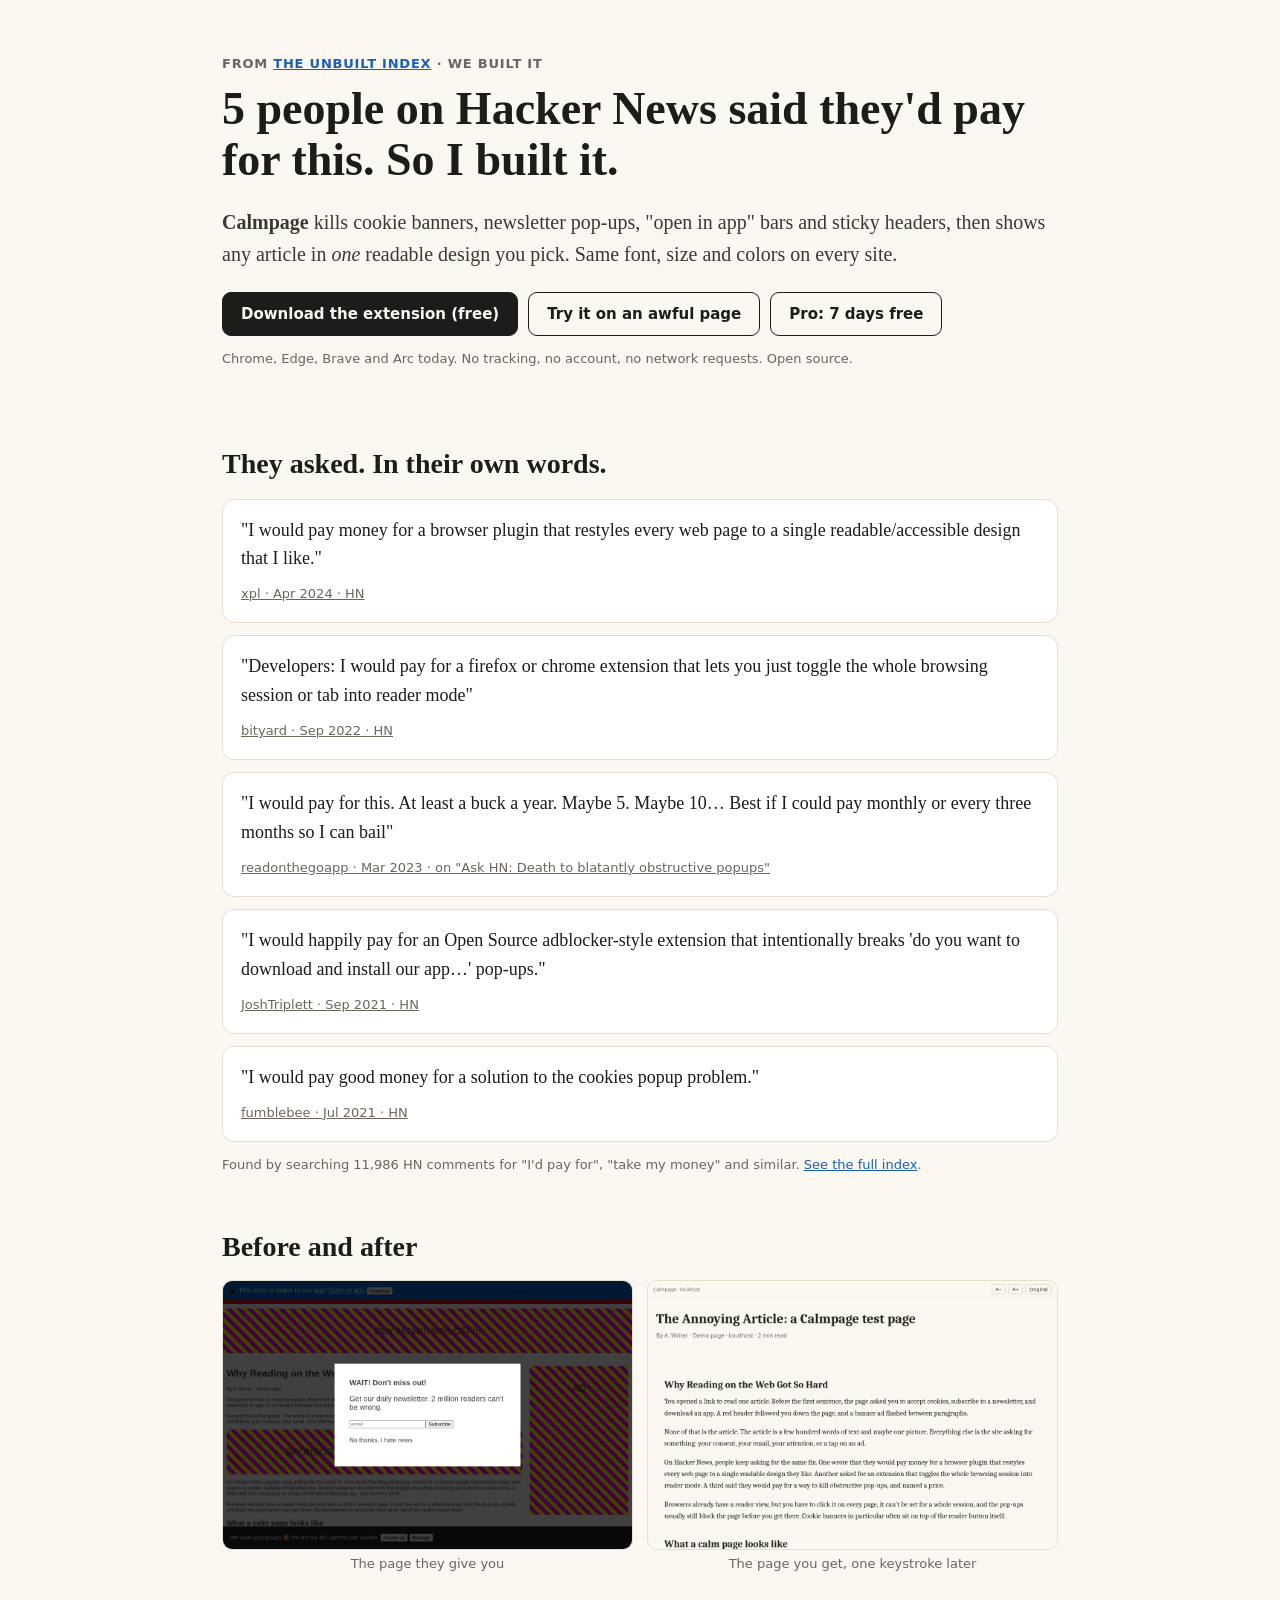
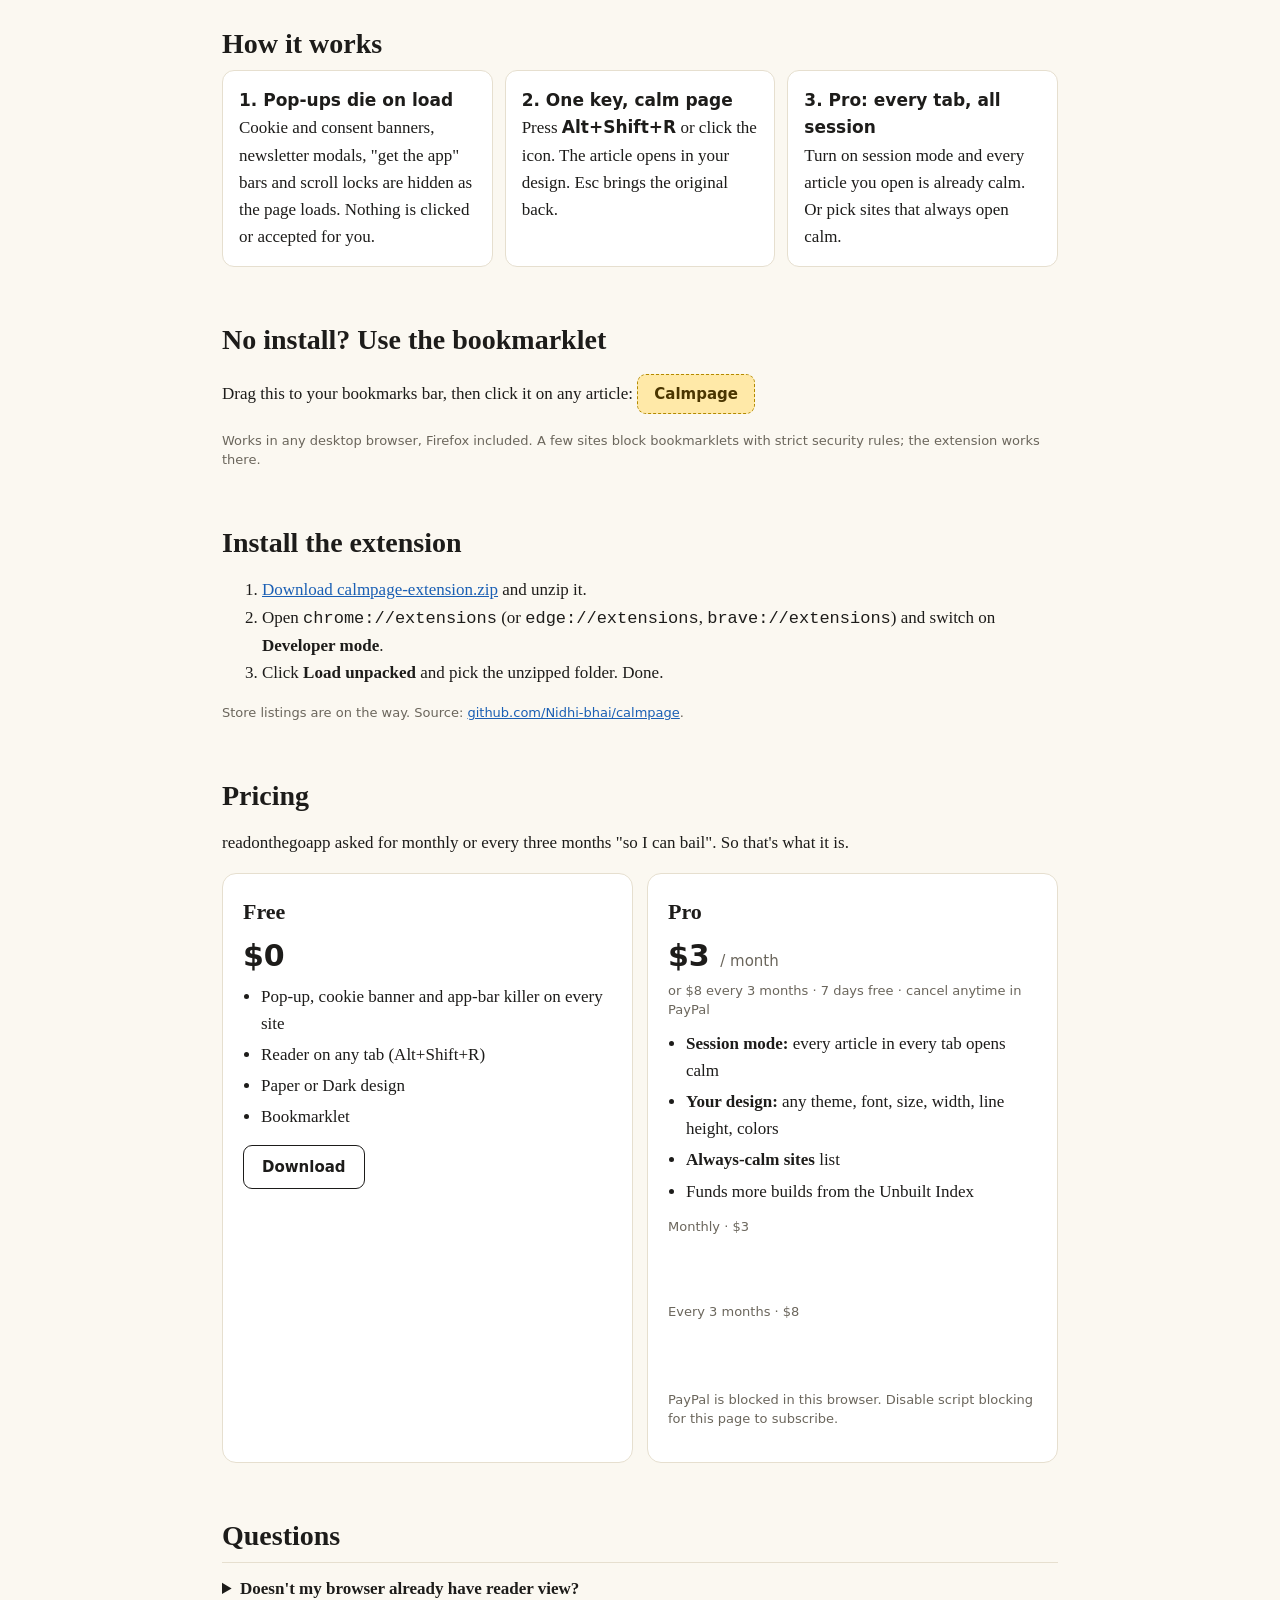
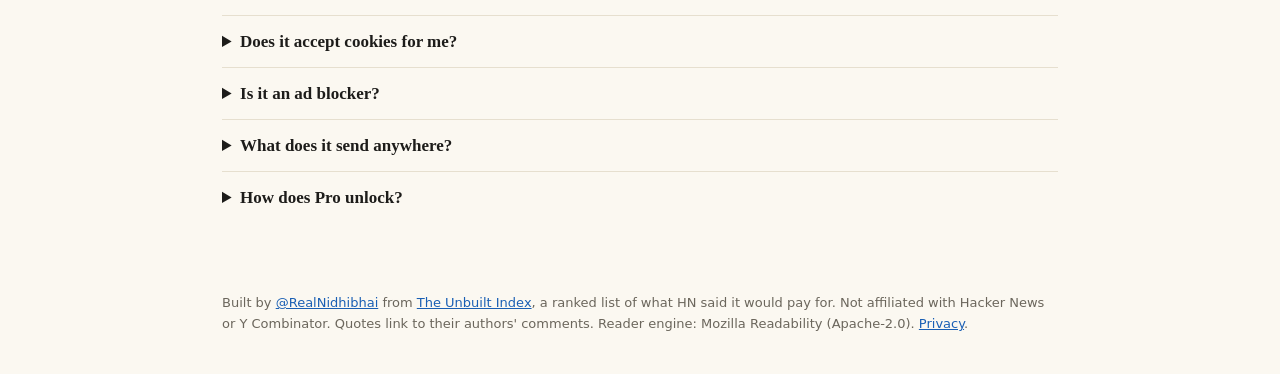
<file: docs/index.html>
<!doctype html><html lang="en"><head><meta charset="utf-8"><meta name="viewport" content="width=device-width,initial-scale=1">
<title>Calmpage: 5 people on HN said they'd pay for this, so I built it</title>
<meta name="description" content="A browser extension that kills cookie banners, newsletter pop-ups and 'open in app' nags, then shows any article in one readable design you pick. Free, with an optional Pro.">
<meta property="og:title" content="Calmpage: one readable design for every website">
<meta property="og:description" content="5 different people on Hacker News said they'd pay for this. So I built it. Free extension + bookmarklet.">
<meta property="og:image" content="https://nidhi-bhai.github.io/calmpage/og.png"><meta name="twitter:card" content="summary_large_image">
<link rel="icon" href="icon.png">
<style>
:root{--bg:#fbf8f1;--fg:#1d1c1a;--mut:#6b665c;--line:#e6dfcf;--acc:#1a5fb4;--card:#fff}
*{box-sizing:border-box}body{margin:0;background:var(--bg);color:var(--fg);font:17px/1.6 Charter,"Iowan Old Style",Georgia,serif}
.w{max-width:880px;margin:0 auto;padding:0 22px}header{padding:56px 0 10px}
.kick{font:600 13px system-ui,sans-serif;letter-spacing:.06em;text-transform:uppercase;color:var(--mut)}
h1{font-size:clamp(30px,5vw,46px);line-height:1.12;margin:.25em 0 .35em}h2{font-size:28px;line-height:1.2;margin:56px 0 10px}
.lede{font-size:20px;color:#3a3833;max-width:42em}
.cta{display:flex;flex-wrap:wrap;gap:10px;margin:22px 0 8px}
.btn{font:600 15px system-ui,sans-serif;text-decoration:none;padding:12px 18px;border-radius:9px;border:1px solid var(--fg);color:var(--fg);background:transparent;cursor:pointer;display:inline-block}
.btn.p{background:var(--fg);color:var(--bg)}.small{font:13px/1.5 system-ui,sans-serif;color:var(--mut)}
.quotes{display:grid;gap:12px;margin-top:18px}
.q{background:var(--card);border:1px solid var(--line);border-radius:12px;padding:16px 18px}
.q p{margin:0 0 6px;font-size:18px}.q a{font:13px system-ui,sans-serif;color:var(--mut)}
.ba{display:grid;grid-template-columns:1fr 1fr;gap:14px;margin-top:16px}.ba figure{margin:0}.ba img{width:100%;border:1px solid var(--line);border-radius:10px;display:block}
.ba figcaption{font:13px system-ui,sans-serif;color:var(--mut);margin-top:6px;text-align:center}
.steps{display:grid;grid-template-columns:repeat(3,1fr);gap:12px}.step{background:var(--card);border:1px solid var(--line);border-radius:12px;padding:16px}
.step b{font-family:system-ui,sans-serif}
.bm{font:600 15px system-ui,sans-serif;background:#ffe9a8;border:1px dashed #b48a00;color:#4a3500;padding:10px 16px;border-radius:9px;text-decoration:none;display:inline-block;cursor:grab}
.plans{display:grid;grid-template-columns:1fr 1fr;gap:14px}.plan{background:var(--card);border:1px solid var(--line);border-radius:14px;padding:20px}
.plan h3{margin:0;font-size:22px}.price{font:700 30px system-ui,sans-serif;margin:8px 0}.price span{font-size:15px;font-weight:400;color:var(--mut)}
.plan ul{padding-left:18px;margin:10px 0 14px}.plan li{margin:4px 0}
.pp{min-height:50px;margin-top:8px}.or{font:13px system-ui,sans-serif;color:var(--mut);margin:12px 0 6px}
details{border-top:1px solid var(--line);padding:12px 0}summary{cursor:pointer;font-weight:600}
footer{margin:70px 0 40px;font:13px/1.6 system-ui,sans-serif;color:var(--mut)}a{color:var(--acc)}
@media(max-width:720px){.ba,.steps,.plans{grid-template-columns:1fr}}
</style></head><body>
<div class="w">
<header>
<div class="kick">From <a href="https://nidhi-bhai.github.io/unbuilt/">The Unbuilt Index</a> · we built it</div>
<h1>5 people on Hacker News said they'd pay for this. So I built it.</h1>
<p class="lede"><b>Calmpage</b> kills cookie banners, newsletter pop-ups, "open in app" bars and sticky headers, then shows any article in <i>one</i> readable design you pick. Same font, size and colors on every site.</p>
<div class="cta"><a class="btn p" href="calmpage-extension.zip" download>Download the extension (free)</a><a class="btn" href="demo.html">Try it on an awful page</a><a class="btn" href="#pricing">Pro: 7 days free</a></div>
<p class="small">Chrome, Edge, Brave and Arc today. No tracking, no account, no network requests. Open source.</p>
</header>

<h2>They asked. In their own words.</h2>
<div class="quotes">
<div class="q"><p>"I would pay money for a browser plugin that restyles every web page to a single readable/accessible design that I like."</p><a href="https://news.ycombinator.com/item?id=40056016">xpl · Apr 2024 · HN</a></div>
<div class="q"><p>"Developers: I would pay for a firefox or chrome extension that lets you just toggle the whole browsing session or tab into reader mode"</p><a href="https://news.ycombinator.com/item?id=32999574">bityard · Sep 2022 · HN</a></div>
<div class="q"><p>"I would pay for this. At least a buck a year. Maybe 5. Maybe 10… Best if I could pay monthly or every three months so I can bail"</p><a href="https://news.ycombinator.com/item?id=35228158">readonthegoapp · Mar 2023 · on "Ask HN: Death to blatantly obstructive popups"</a></div>
<div class="q"><p>"I would happily pay for an Open Source adblocker-style extension that intentionally breaks 'do you want to download and install our app…' pop-ups."</p><a href="https://news.ycombinator.com/item?id=28679004">JoshTriplett · Sep 2021 · HN</a></div>
<div class="q"><p>"I would pay good money for a solution to the cookies popup problem."</p><a href="https://news.ycombinator.com/item?id=27769985">fumblebee · Jul 2021 · HN</a></div>
</div>
<p class="small">Found by searching 11,986 HN comments for "I'd pay for", "take my money" and similar. <a href="https://nidhi-bhai.github.io/unbuilt/">See the full index</a>.</p>

<h2>Before and after</h2>
<div class="ba"><figure><img src="before.png" alt="A news page covered by a cookie banner, a newsletter modal, an app bar and ads"><figcaption>The page they give you</figcaption></figure>
<figure><img src="after.png" alt="The same article in a clean single-column design"><figcaption>The page you get, one keystroke later</figcaption></figure></div>

<h2>How it works</h2>
<div class="steps">
<div class="step"><b>1. Pop-ups die on load</b><br>Cookie and consent banners, newsletter modals, "get the app" bars and scroll locks are hidden as the page loads. Nothing is clicked or accepted for you.</div>
<div class="step"><b>2. One key, calm page</b><br>Press <b>Alt+Shift+R</b> or click the icon. The article opens in your design. Esc brings the original back.</div>
<div class="step"><b>3. Pro: every tab, all session</b><br>Turn on session mode and every article you open is already calm. Or pick sites that always open calm.</div>
</div>

<h2>No install? Use the bookmarklet</h2>
<p>Drag this to your bookmarks bar, then click it on any article: <a class="bm" id="bm" href="#" title="Drag me to your bookmarks bar">Calmpage</a></p>
<p class="small">Works in any desktop browser, Firefox included. A few sites block bookmarklets with strict security rules; the extension works there.</p>

<h2>Install the extension</h2>
<ol>
<li><a href="calmpage-extension.zip" download>Download calmpage-extension.zip</a> and unzip it.</li>
<li>Open <code>chrome://extensions</code> (or <code>edge://extensions</code>, <code>brave://extensions</code>) and switch on <b>Developer mode</b>.</li>
<li>Click <b>Load unpacked</b> and pick the unzipped folder. Done.</li>
</ol>
<p class="small">Store listings are on the way. Source: <a href="https://github.com/Nidhi-bhai/calmpage">github.com/Nidhi-bhai/calmpage</a>.</p>

<h2 id="pricing">Pricing</h2>
<p>readonthegoapp asked for monthly or every three months "so I can bail". So that's what it is.</p>
<div class="plans">
<div class="plan"><h3>Free</h3><div class="price">$0</div>
<ul><li>Pop-up, cookie banner and app-bar killer on every site</li><li>Reader on any tab (Alt+Shift+R)</li><li>Paper or Dark design</li><li>Bookmarklet</li></ul>
<a class="btn" href="calmpage-extension.zip" download>Download</a></div>
<div class="plan"><h3>Pro</h3><div class="price">$3 <span>/ month</span></div><div class="small">or $8 every 3 months · 7 days free · cancel anytime in PayPal</div>
<ul><li><b>Session mode:</b> every article in every tab opens calm</li><li><b>Your design:</b> any theme, font, size, width, line height, colors</li><li><b>Always-calm sites</b> list</li><li>Funds more builds from the Unbuilt Index</li></ul>
<div class="or">Monthly · $3</div><div class="pp" id="pp-month"></div>
<div class="or">Every 3 months · $8</div><div class="pp" id="pp-quarter"></div>
<p class="small" id="ppmsg"></p></div>
</div>

<h2>Questions</h2>
<details><summary>Doesn't my browser already have reader view?</summary><p>It does, page by page, with its own look. It can't be switched on for a whole session, and on many sites the cookie banner sits on top of the page before you get that far. Calmpage clears the pop-ups first and uses your one design everywhere.</p></details>
<details><summary>Does it accept cookies for me?</summary><p>No. It hides the banner. It never clicks "accept".</p></details>
<details><summary>Is it an ad blocker?</summary><p>No. The free version leaves the original page alone apart from pop-ups and sticky bars. In reader view you only see the article, so ads aren't there. Pair it with uBlock Origin if you want both.</p></details>
<details><summary>What does it send anywhere?</summary><p>Nothing. No analytics, no server. Your settings sync through your browser's own storage.</p></details>
<details><summary>How does Pro unlock?</summary><p>After PayPal checkout you get your subscription ID. Paste it into Calmpage settings. It's checked on your device.</p></details>

<footer>Built by <a href="https://x.com/RealNidhibhai">@RealNidhibhai</a> from <a href="https://nidhi-bhai.github.io/unbuilt/">The Unbuilt Index</a>, a ranked list of what HN said it would pay for. Not affiliated with Hacker News or Y Combinator. Quotes link to their authors' comments. Reader engine: Mozilla Readability (Apache-2.0). <a href="privacy.html">Privacy</a>.</footer>
</div>
<script>
document.getElementById('bm').href="javascript:(function(){var s=document.createElement('script');s.src='https://nidhi-bhai.github.io/calmpage/cp.js?v=1';document.body.appendChild(s);})();";
document.getElementById('bm').addEventListener('click',function(e){e.preventDefault();alert('Drag this button to your bookmarks bar, then click it on any article.');});
</script>
<script src="https://www.paypal.com/sdk/js?client-id=BAAb5cq2I0Xx3lFhRJNBjnuGCVT5VDtWfWHgAuSasCoaA_F4cFzLmDWcDmYhsXG6panQVSaRPR3gvrgE9w&vault=true&intent=subscription&currency=USD" data-sdk-integration-source="button-factory"></script>
<script>
function mk(plan,el,label){paypal.Buttons({style:{shape:'rect',color:'black',layout:'vertical',label:'subscribe'},
 createSubscription:function(d,a){return a.subscription.create({plan_id:plan,application_context:{shipping_preference:'NO_SHIPPING',brand_name:'Calmpage'}});},
 onApprove:function(d){location.href='pro.html#'+encodeURIComponent(d.subscriptionID);},
 onError:function(){document.getElementById('ppmsg').textContent='PayPal had a problem loading. Refresh the page and try again.';}
}).render(el);}
if(window.paypal){mk('P-4JR9512073021552ENLY3BHQ','#pp-month');mk('P-71E10703W39426353NLY3BHQ','#pp-quarter');}
else document.getElementById('ppmsg').textContent='PayPal is blocked in this browser. Disable script blocking for this page to subscribe.';
</script>
</body></html>
</file>
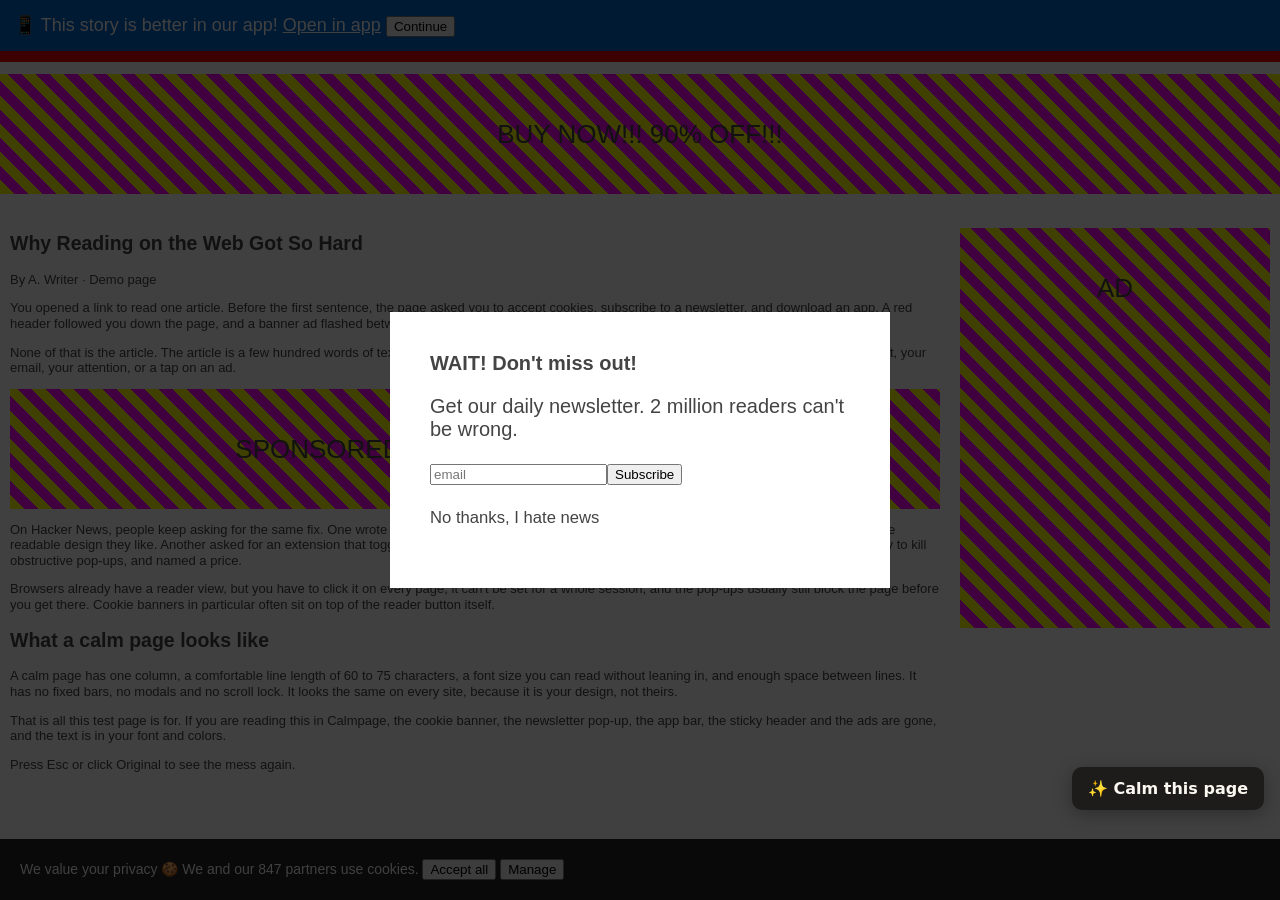
<file: docs/demo.html>
<!doctype html><html lang="en"><head><meta charset="utf-8"><meta name="viewport" content="width=device-width,initial-scale=1">
<title>The Annoying Article: a Calmpage test page</title>
<style>
body{font-family:Impact,Arial,sans-serif;margin:0;background:#fff;color:#444;font-size:14px}
.site-header{position:sticky;top:0;background:#e00;color:#fff;padding:18px;font-size:22px;z-index:50}
.ad{background:repeating-linear-gradient(45deg,#ff0,#ff0 10px,#f0f 10px,#f0f 20px);height:120px;margin:12px 0;text-align:center;line-height:120px;font-size:26px}
main{display:flex;gap:20px;padding:10px}article{flex:3;font-size:13px;line-height:1.2}aside{flex:1}
#cookie-consent{position:fixed;bottom:0;left:0;right:0;background:#222;color:#fff;padding:20px;z-index:9999}
.newsletter-modal{position:fixed;inset:0;background:rgba(0,0,0,.75);z-index:10000;display:flex;align-items:center;justify-content:center}
.newsletter-modal .box{background:#fff;padding:40px;max-width:420px;font-size:20px}
.get-app-bar{position:fixed;top:0;left:0;right:0;background:#06c;color:#fff;padding:14px;z-index:9998;font-size:18px}
body.modal-open{overflow:hidden}
</style></head>
<body class="modal-open">
<header class="site-header">DAILY CLICKS™ — NEWS YOU WON'T BELIEVE</header>
<div class="get-app-bar">📱 This story is better in our app! <a href="#" style="color:#fff">Open in app</a> <button>Continue</button></div>
<div class="ad">BUY NOW!!! 90% OFF!!!</div>
<main><article>
<h1>Why Reading on the Web Got So Hard</h1>
<p class="byline">By A. Writer · Demo page</p>
<p>You opened a link to read one article. Before the first sentence, the page asked you to accept cookies, subscribe to a newsletter, and download an app. A red header followed you down the page, and a banner ad flashed between paragraphs.</p>
<p>None of that is the article. The article is a few hundred words of text and maybe one picture. Everything else is the site asking for something: your consent, your email, your attention, or a tap on an ad.</p>
<div class="ad">SPONSORED: YOU WON'T BELIEVE #7</div>
<p>On Hacker News, people keep asking for the same fix. One wrote that they would pay money for a browser plugin that restyles every web page to a single readable design they like. Another asked for an extension that toggles the whole browsing session into reader mode. A third said they would pay for a way to kill obstructive pop-ups, and named a price.</p>
<p>Browsers already have a reader view, but you have to click it on every page, it can't be set for a whole session, and the pop-ups usually still block the page before you get there. Cookie banners in particular often sit on top of the reader button itself.</p>
<h2>What a calm page looks like</h2>
<p>A calm page has one column, a comfortable line length of 60 to 75 characters, a font size you can read without leaning in, and enough space between lines. It has no fixed bars, no modals and no scroll lock. It looks the same on every site, because it is your design, not theirs.</p>
<p>That is all this test page is for. If you are reading this in Calmpage, the cookie banner, the newsletter pop-up, the app bar, the sticky header and the ads are gone, and the text is in your font and colors.</p>
<p>Press Esc or click Original to see the mess again.</p>
</article><aside><div class="ad" style="height:400px">AD</div></aside></main>
<div id="cookie-consent">We value your privacy 🍪 We and our 847 partners use cookies. <button>Accept all</button> <button>Manage</button></div>
<div class="newsletter-modal" role="dialog" aria-modal="true"><div class="box"><b>WAIT! Don't miss out!</b><p>Get our daily newsletter. 2 million readers can't be wrong.</p><input placeholder="email"><button>Subscribe</button><p><small>No thanks, I hate news</small></p></div></div>
<div style="position:fixed;right:16px;bottom:90px;z-index:2147483646"><button id="cpbtn" style="font:600 16px system-ui;padding:12px 16px;border-radius:10px;background:#1d1c1a;color:#fbf8f1;border:0;cursor:pointer;box-shadow:0 4px 18px rgba(0,0,0,.3)">✨ Calm this page</button></div>
<script>document.getElementById("cpbtn").onclick=function(){var s=document.createElement("script");s.src="cp.js?v=1";document.body.appendChild(s);this.parentNode.remove();};</script>
</body></html>
</file>
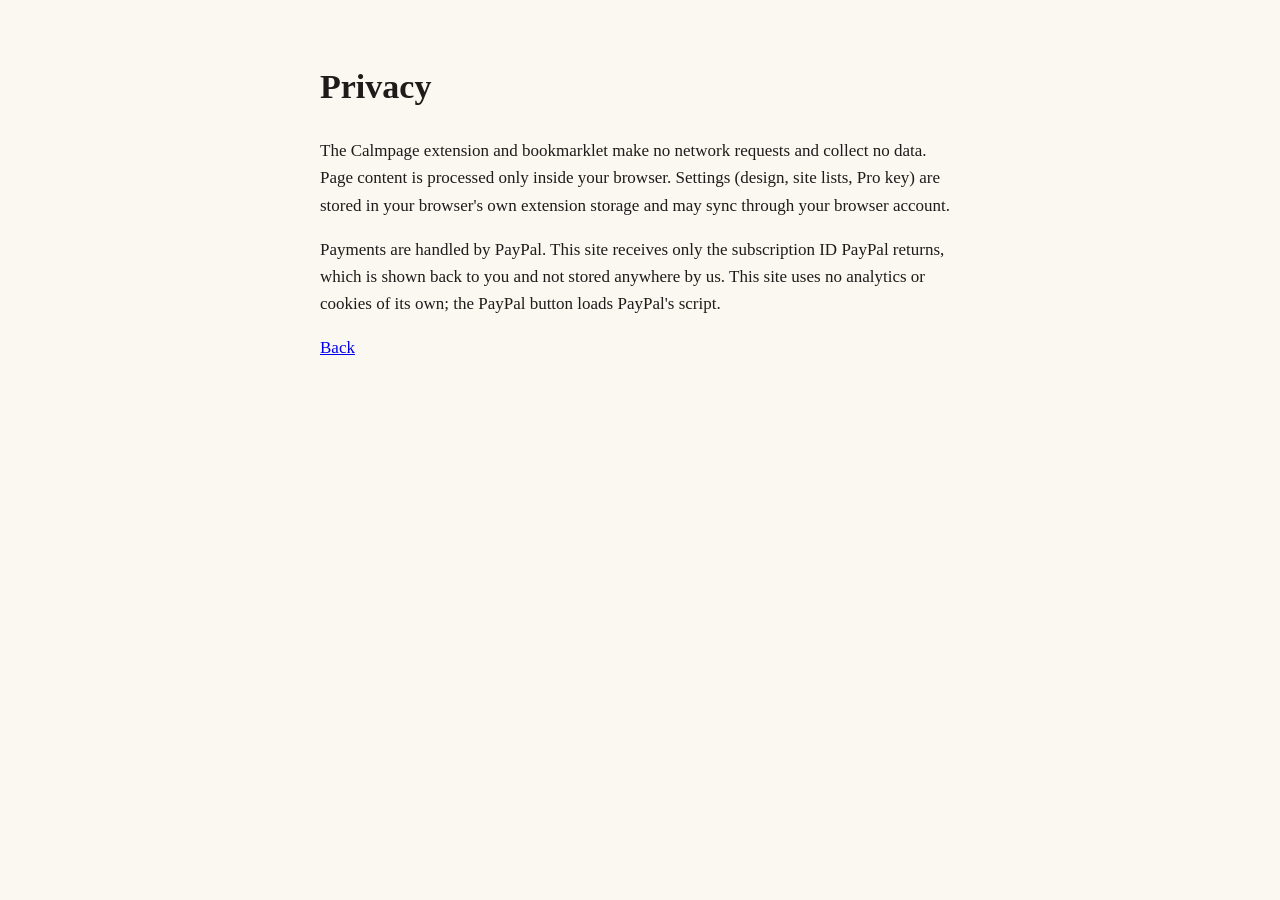
<file: docs/privacy.html>
<!doctype html><html lang="en"><head><meta charset="utf-8"><title>Calmpage privacy</title><style>body{max-width:640px;margin:60px auto;padding:0 22px;font:17px/1.6 Georgia,serif;background:#fbf8f1;color:#1d1c1a}</style></head>
<body><h1>Privacy</h1><p>The Calmpage extension and bookmarklet make no network requests and collect no data. Page content is processed only inside your browser. Settings (design, site lists, Pro key) are stored in your browser's own extension storage and may sync through your browser account.</p><p>Payments are handled by PayPal. This site receives only the subscription ID PayPal returns, which is shown back to you and not stored anywhere by us. This site uses no analytics or cookies of its own; the PayPal button loads PayPal's script.</p><p><a href="index.html">Back</a></p></body></html>
</file>
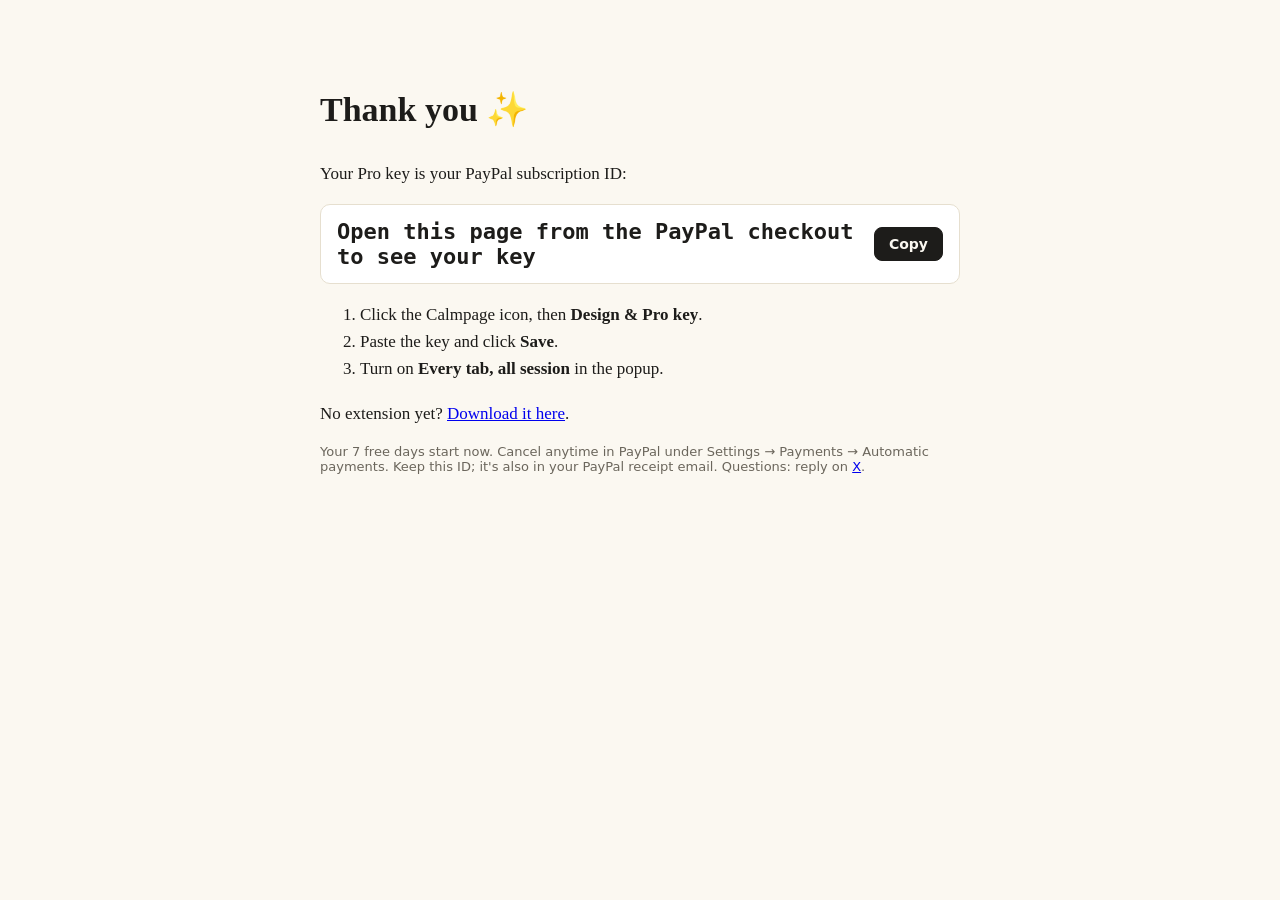
<file: docs/pro.html>
<!doctype html><html lang="en"><head><meta charset="utf-8"><meta name="viewport" content="width=device-width,initial-scale=1"><title>Calmpage Pro: your key</title>
<style>body{margin:0;background:#fbf8f1;color:#1d1c1a;font:17px/1.6 Charter,Georgia,serif}.w{max-width:640px;margin:0 auto;padding:60px 22px}
.key{font:600 22px ui-monospace,Menlo,monospace;background:#fff;border:1px solid #e6dfcf;border-radius:10px;padding:14px 16px;display:flex;justify-content:space-between;align-items:center;gap:10px}
button{font:600 14px system-ui,sans-serif;padding:8px 14px;border-radius:8px;border:1px solid #1d1c1a;background:#1d1c1a;color:#fbf8f1;cursor:pointer}.s{font:13px system-ui,sans-serif;color:#6b665c}</style></head>
<body><div class="w"><h1>Thank you ✨</h1>
<p>Your Pro key is your PayPal subscription ID:</p>
<div class="key"><span id="k">—</span><button id="c">Copy</button></div>
<ol><li>Click the Calmpage icon, then <b>Design &amp; Pro key</b>.</li><li>Paste the key and click <b>Save</b>.</li><li>Turn on <b>Every tab, all session</b> in the popup.</li></ol>
<p>No extension yet? <a href="calmpage-extension.zip" download>Download it here</a>.</p>
<p class="s">Your 7 free days start now. Cancel anytime in PayPal under Settings → Payments → Automatic payments. Keep this ID; it's also in your PayPal receipt email. Questions: reply on <a href="https://x.com/RealNidhibhai">X</a>.</p></div>
<script>var id=decodeURIComponent(location.hash.slice(1));document.getElementById('k').textContent=/^I-[A-Z0-9]{12}$/.test(id)?id:'Open this page from the PayPal checkout to see your key';
document.getElementById('c').onclick=function(){navigator.clipboard.writeText(document.getElementById('k').textContent);this.textContent='Copied';};</script></body></html>
</file>
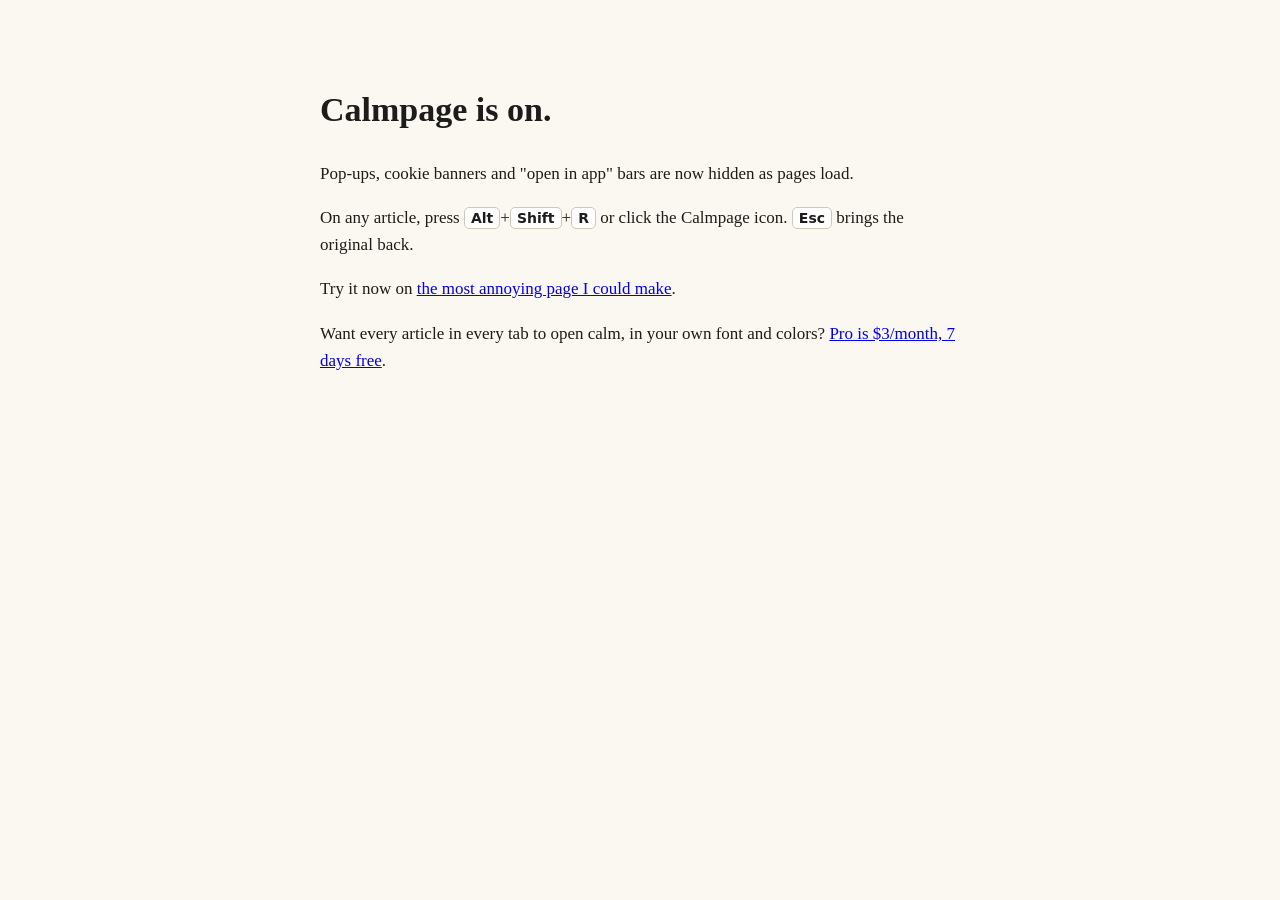
<file: docs/welcome.html>
<!doctype html><html lang="en"><head><meta charset="utf-8"><meta name="viewport" content="width=device-width,initial-scale=1"><title>Calmpage is on</title>
<style>body{margin:0;background:#fbf8f1;color:#1d1c1a;font:17px/1.6 Charter,Georgia,serif}.w{max-width:640px;margin:0 auto;padding:60px 22px}kbd{font:600 14px system-ui;background:#fff;border:1px solid #cfc8b8;border-radius:5px;padding:2px 6px}</style></head>
<body><div class="w"><h1>Calmpage is on.</h1>
<p>Pop-ups, cookie banners and "open in app" bars are now hidden as pages load.</p>
<p>On any article, press <kbd>Alt</kbd>+<kbd>Shift</kbd>+<kbd>R</kbd> or click the Calmpage icon. <kbd>Esc</kbd> brings the original back.</p>
<p>Try it now on <a href="demo.html">the most annoying page I could make</a>.</p>
<p>Want every article in every tab to open calm, in your own font and colors? <a href="index.html#pricing">Pro is $3/month, 7 days free</a>.</p></div></body></html>
</file>
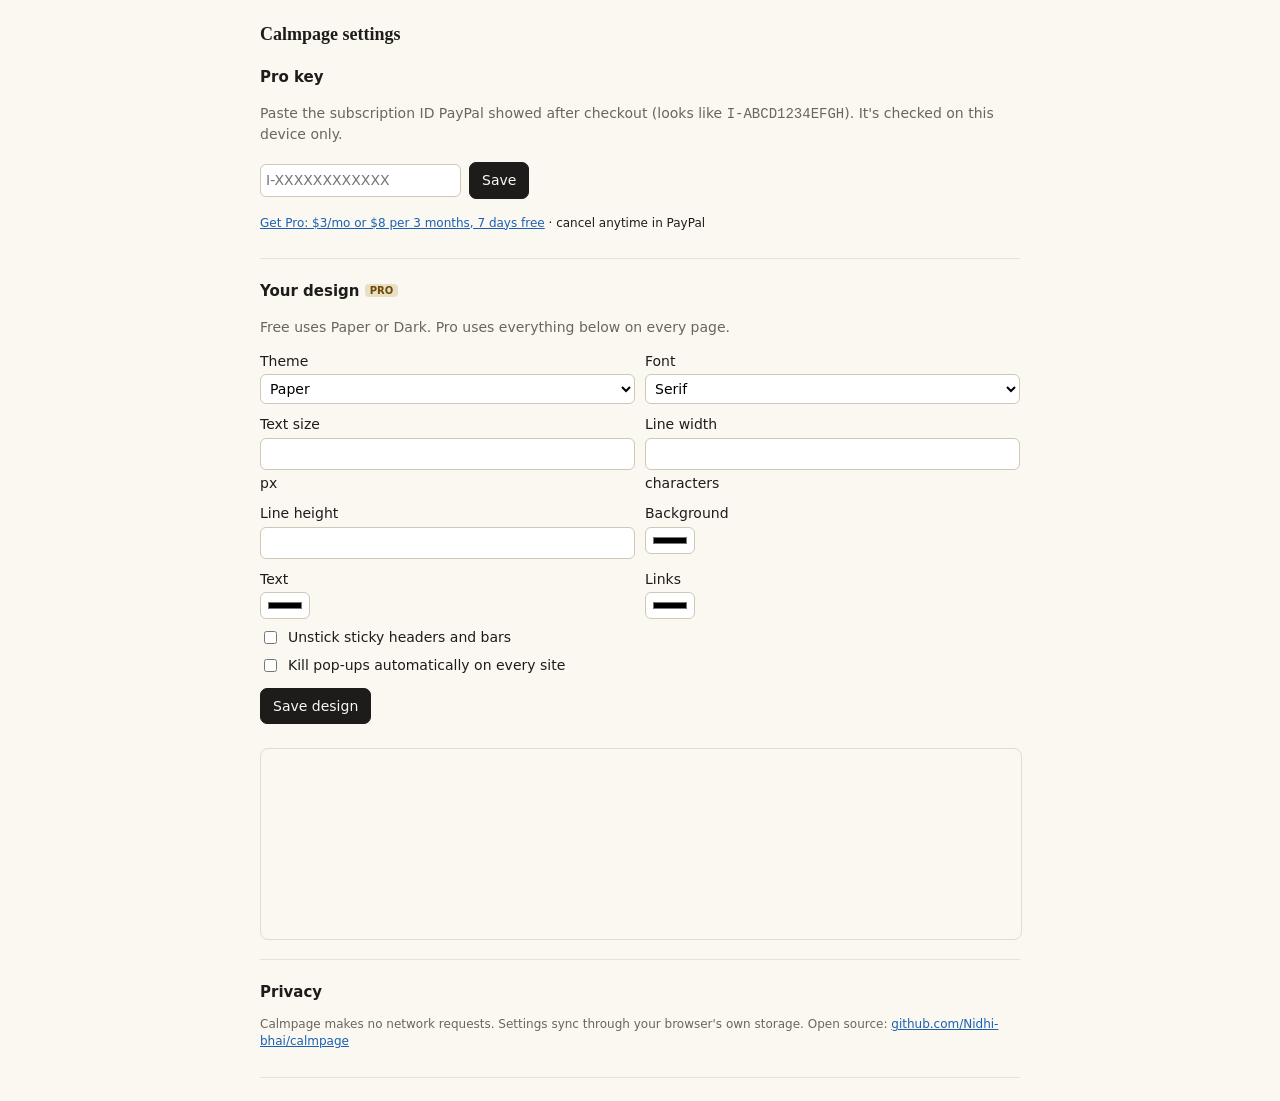
<file: extension/options.html>
<!doctype html><html><head><meta charset="utf-8"><title>Calmpage settings</title><link rel="stylesheet" href="ui.css"></head>
<body class="opts">
<h1>Calmpage settings</h1>
<section>
<h2>Pro key</h2>
<p class="muted">Paste the subscription ID PayPal showed after checkout (looks like <code>I-ABCD1234EFGH</code>). It's checked on this device only.</p>
<div class="row"><input id="key" placeholder="I-XXXXXXXXXXXX" size="22"><button id="saveKey" class="primary">Save</button><span id="keyMsg"></span></div>
<p class="small"><a href="https://nidhi-bhai.github.io/calmpage/#pricing" target="_blank">Get Pro: $3/mo or $8 per 3 months, 7 days free</a> · cancel anytime in PayPal</p>
</section>
<section>
<h2>Your design <span class="pro">PRO</span></h2>
<p class="muted">Free uses Paper or Dark. Pro uses everything below on every page.</p>
<div class="grid">
<label>Theme <select id="theme"><option value="paper">Paper</option><option value="white">White</option><option value="sepia">Sepia</option><option value="dark">Dark</option><option value="black">Black (OLED)</option><option value="custom">Custom colors</option></select></label>
<label>Font <select id="font"><option value="serif">Serif</option><option value="sans">Sans</option><option value="mono">Mono</option><option value="dyslexic">Dyslexia-friendly</option></select></label>
<label>Text size <input id="size" type="number" min="12" max="34"> px</label>
<label>Line width <input id="width" type="number" min="40" max="120"> characters</label>
<label>Line height <input id="line" type="number" min="1.2" max="2.4" step="0.05"></label>
<label>Background <input id="bg" type="color"></label>
<label>Text <input id="fg" type="color"></label>
<label>Links <input id="link" type="color"></label>
</div>
<label class="row"><input type="checkbox" id="sticky"> Unstick sticky headers and bars</label>
<label class="row"><input type="checkbox" id="autoClean"> Kill pop-ups automatically on every site</label>
<div class="row"><button id="save" class="primary">Save design</button><span id="msg"></span></div>
<iframe id="preview" title="preview"></iframe>
</section>
<section><h2>Privacy</h2><p class="muted small">Calmpage makes no network requests. Settings sync through your browser's own storage. Open source: <a href="https://github.com/Nidhi-bhai/calmpage" target="_blank">github.com/Nidhi-bhai/calmpage</a></p></section>
<script src="calm.js"></script><script src="license.js"></script><script src="options.js"></script>
</body></html>
</file>
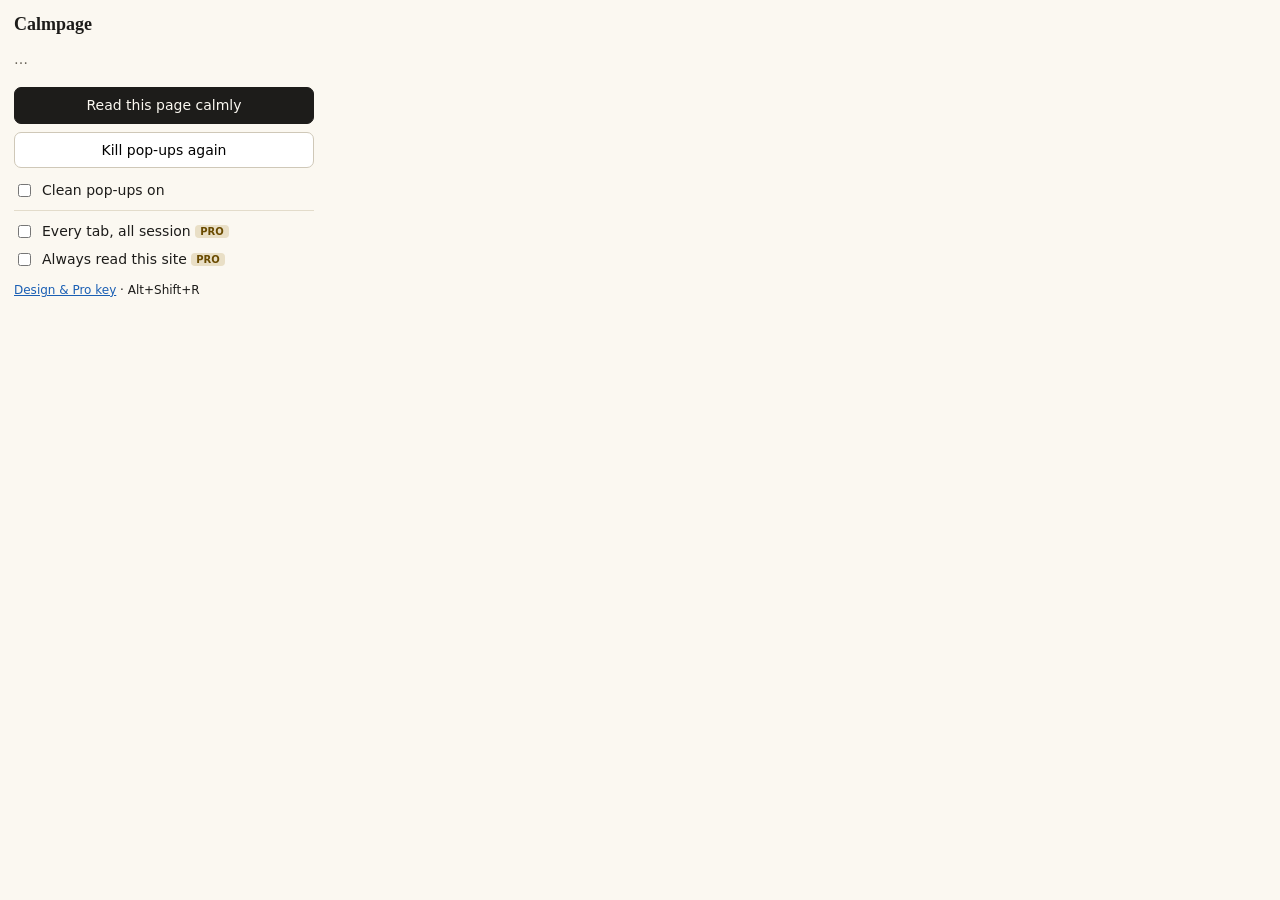
<file: extension/popup.html>
<!doctype html><html><head><meta charset="utf-8"><link rel="stylesheet" href="ui.css"></head>
<body class="pop">
<h1>Calmpage</h1>
<p id="status" class="muted">…</p>
<button id="toggle" class="primary">Read this page calmly</button>
<button id="clean">Kill pop-ups again</button>
<label class="row"><input type="checkbox" id="site"> Clean pop-ups on <b id="host"></b></label>
<hr>
<label class="row"><input type="checkbox" id="session"> <span>Every tab, all session <span class="pro">PRO</span></span></label>
<label class="row"><input type="checkbox" id="always"> <span>Always read this site <span class="pro">PRO</span></span></label>
<p id="upsell" class="muted small" hidden>Session mode, your own design and per-site rules are Pro: $3/mo or $8 per 3 months, 7 days free. <a href="https://nidhi-bhai.github.io/calmpage/#pricing" target="_blank">Get Pro</a></p>
<p class="small"><a href="options.html" target="_blank">Design &amp; Pro key</a> · Alt+Shift+R</p>
<script src="license.js"></script><script src="popup.js"></script>
</body></html>
</file>
<file: extension/ui.css>
body{font:14px/1.45 system-ui,-apple-system,"Segoe UI",sans-serif;color:#1d1c1a;background:#fbf8f1;margin:0}
.pop{width:300px;padding:14px}.opts{max-width:760px;margin:0 auto;padding:24px}
h1{font:600 18px Charter,Georgia,serif;margin:0 0 6px}h2{font-size:15px;margin:22px 0 6px}
button{font:inherit;width:auto;padding:7px 12px;border:1px solid #cfc8b8;border-radius:7px;background:#fff;cursor:pointer;margin:4px 0}
.pop button{width:100%}button.primary{background:#1d1c1a;color:#fbf8f1;border-color:#1d1c1a}
.row{display:flex;gap:8px;align-items:center;margin:8px 0}.muted{color:#6b665c}.small{font-size:12px}
.pro{font-size:10px;font-weight:700;background:#e9dfc6;color:#6a4b00;border-radius:4px;padding:1px 5px;vertical-align:middle}
hr{border:0;border-top:1px solid #e3dccb;margin:10px 0}a{color:#1a5fb4}
.grid{display:grid;grid-template-columns:repeat(2,1fr);gap:10px}.grid label{display:flex;flex-direction:column;gap:3px}
input,select{font:inherit;padding:5px;border:1px solid #cfc8b8;border-radius:6px;background:#fff}
#preview{width:100%;height:190px;border:1px solid #e3dccb;border-radius:8px;margin-top:12px}
section{border-bottom:1px solid #e9e2d2;padding-bottom:14px}
</file>
